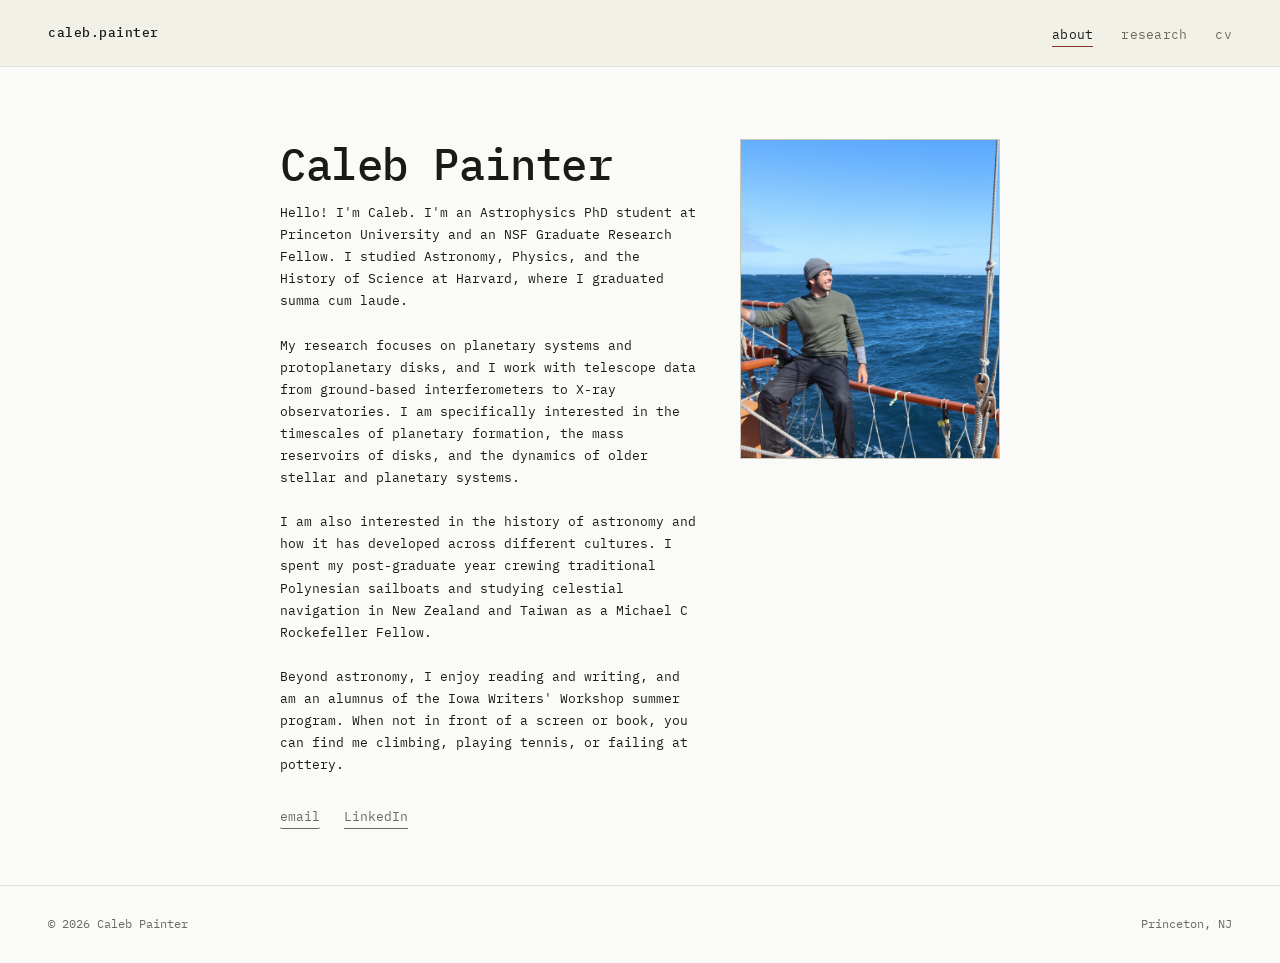
<file: index.html>
<!DOCTYPE html>
<html lang="en">
<head>
<meta charset="UTF-8">
<meta name="viewport" content="width=device-width, initial-scale=1.0">
<title>Caleb Painter | Astronomer </title>
<link rel="preconnect" href="https://fonts.googleapis.com">
<link rel="preconnect" href="https://fonts.gstatic.com" crossorigin>
<link href="https://fonts.googleapis.com/css2?family=IBM+Plex+Mono:ital,wght@0,300;0,400;0,500;0,600;1,400&display=swap" rel="stylesheet">
<link rel="stylesheet" href="style.css">
</head>
<body>

<nav class="site-nav" aria-label="Primary">
<a class="mark" href="/">caleb.<span style="background:none;padding:0;">painter</span></a>
  <ul>
    <li><a class="nav-link" href="/" aria-current="page">about</a></li>
    <li><a class="nav-link" href="research">research</a></li>
    <li><a class="nav-link" href="CV.pdf" target="_blank" rel="noopener">cv</a></li>
    <!-- <li><a class="nav-link" href="interests.html">other interests</a></li> -->
  </ul>
</nav>

<header class="hero">
  <div class="hero-inner">
    <div class="hero-flex">
      <div class="hero-text">
        <!-- <p class="eyebrow">astronomy &amp; astrophysics — princeton university</p> -->
        <h1 class="name">Caleb <span>Painter</span></h1>
        <!-- <p class="role">Incoming PhD student in Astronomy &amp; Astrophysics, Princeton University</p> -->
        <p class="bio">
     Hello! I'm Caleb. I'm an Astrophysics PhD student at Princeton University and an NSF Graduate Research Fellow. I studied Astronomy, Physics, and the History of Science at Harvard, where I graduated summa cum laude. 
     <br>
     <br>

     My research focuses on planetary systems and protoplanetary disks, and I work with telescope data from ground-based interferometers to X-ray observatories. I am specifically interested in the timescales of planetary formation, the mass reservoirs of disks, and the dynamics of older stellar and planetary systems.              
     <br>
     <br>

     I am also interested in the history of astronomy and how it has developed across different cultures. I spent my post-graduate year crewing traditional Polynesian sailboats and studying celestial navigation in New Zealand and Taiwan as a Michael C Rockefeller Fellow. 

     <br>
     <br>
     Beyond astronomy, I enjoy reading and writing, and am an alumnus of the Iowa Writers' Workshop summer program. When not in front of a screen or book, you can find me climbing, playing tennis, or failing at pottery.

        </p>
        <div class="hero-links">
          <a href="mailto:calebpainter@princeton.edu" class="fillin" style="background:none;padding:0;border-color:currentColor;">email</a>
          <a href="https://www.linkedin.com/in/caleb-painter-3aab98225/" style="background:none;padding:0;border-color:currentColor;">LinkedIn</a>
          <!-- <a href="#" class="fillin" style="background:none;padding:0;border-color:currentColor;">ads</a>
          <a href="personal_website_CV.pdf" target="_blank" rel="noopener" style="background:none;padding:0;">cv (pdf)</a> -->
        </div>
      </div>
      <div class="photo-wrap">
        <img class="profile-photo" src="profile2.png" alt="Caleb Painter">
      </div>
    </div>
  </div>
</header>

<!-- <main>
  <section id="about">
    <h2 class="section-title">currently</h2>
    <p>
      Starting the PhD program in the Department of Astrophysical Sciences at Princeton in Fall 2026.
      <span class="fillin">[One or two lines on what you're working on right now, or which group/advisor you'll be joining, once confirmed.]</span>
    </p>
  </section>

  <section id="background">
    <h2 class="section-title">background</h2>
    <p>
      I grew up overseas and have lived across several countries, which is part of where a long-standing
      interest in navigation and orientation comes from — first practical, then scientific. I'm fluent in
      French and proficient in Spanish. More on the non-astrophysics side of things is on the
      <a href="interests.html">other interests</a> page.
    </p>
  </section>
</main> -->

<footer>
  <span>© <span id="year"></span> Caleb Painter </span>
  <span>Princeton, NJ</span>
</footer>
<script>document.getElementById('year').textContent = new Date().getFullYear();</script>
</body>
</html>
</file>
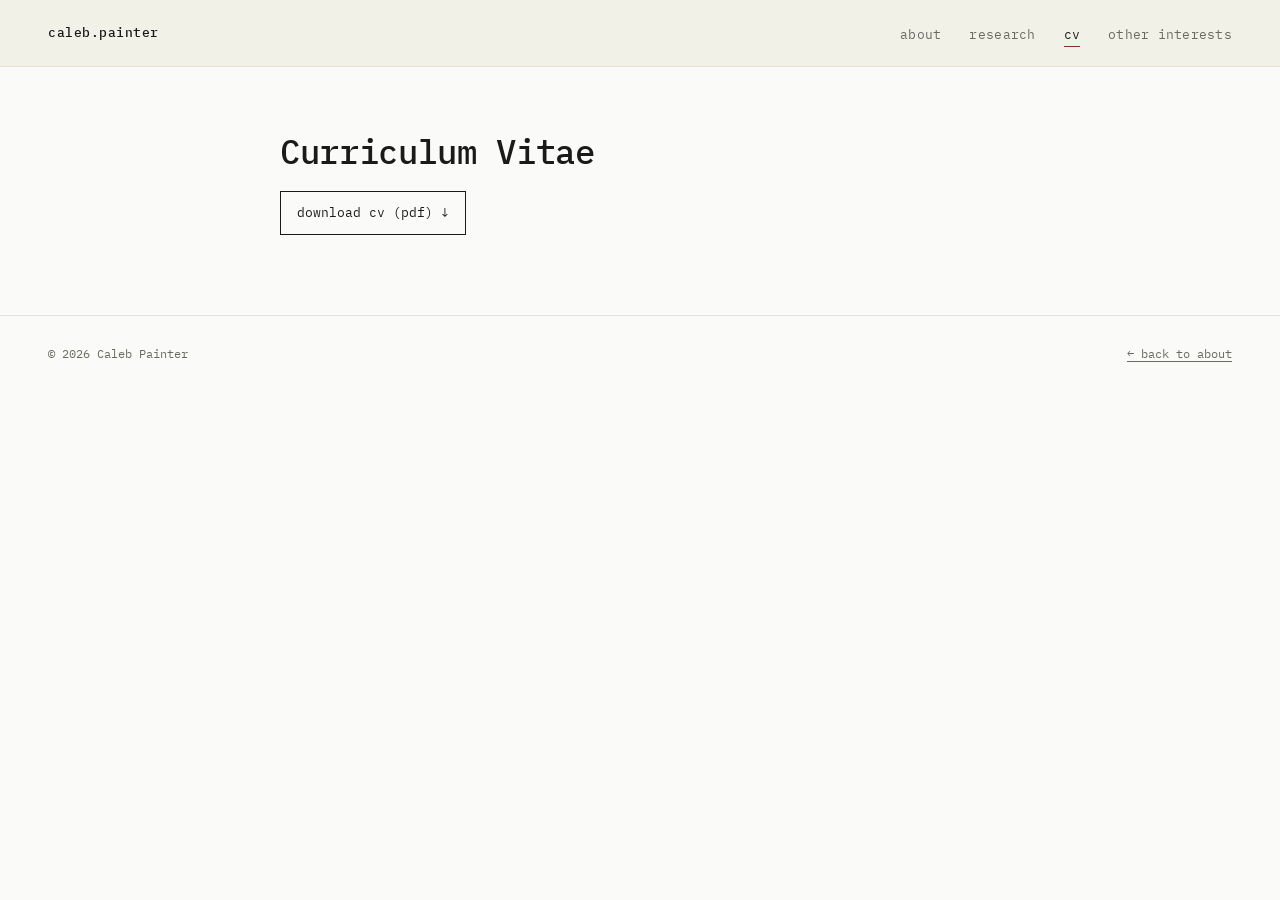
<file: cv.html>
<!DOCTYPE html>
<html lang="en">
<head>
<meta charset="UTF-8">
<meta name="viewport" content="width=device-width, initial-scale=1.0">
<title>CV — Caleb</title>
<link rel="preconnect" href="https://fonts.googleapis.com">
<link rel="preconnect" href="https://fonts.gstatic.com" crossorigin>
<link href="https://fonts.googleapis.com/css2?family=IBM+Plex+Mono:ital,wght@0,300;0,400;0,500;0,600;1,400&display=swap" rel="stylesheet">
<link rel="stylesheet" href="style.css">
</head>
<body>

<nav class="site-nav" aria-label="Primary">
  <a class="mark" href="index.html">caleb.<span style="background:none;padding:0;">painter</span></a>
  <ul>
    <li><a class="nav-link" href="index.html">about</a></li>
    <li><a class="nav-link" href="research.html">research</a></li>
    <li><a class="nav-link" href="cv.html" aria-current="page">cv</a></li>
    <li><a class="nav-link" href="interests.html">other interests</a></li>
  </ul>
</nav>

<header class="page-header">
  <div class="page-header-inner">
    <h1>Curriculum Vitae</h1>
    <!-- <p class="lede">Education, fellowships, and experience. Full PDF available for download below.</p> -->
     <p style="margin-bottom:40px;">
    <a href="personal_website_CV.pdf" class="download-btn">download cv (pdf) ↓</a>
  </p>
  </div>
</header>
<!-- 
<main>
  <p style="margin-bottom:40px;">
    <a href="persona_website_CV.pdf" class="download-btn">download cv (pdf) ↓</a>
  </p>

  <section id="education">
    <h2 class="section-title">education</h2>

    <div class="cv-entry">
      <div class="dates">2026 –</div>
      <div class="what">
        <strong>Ph.D., Astronomy &amp; Astrophysics</strong>
        <div class="where">Princeton University</div>
      </div>
    </div>

    <div class="cv-entry">
      <div class="dates"><span class="fillin">20XX</span></div>
      <div class="what">
        <strong>A.B., Astrophysics, Physics, and History of Science</strong>
        <div class="where">Harvard University · Summa cum laude, highest honors</div>
      </div>
    </div>
  </section>

  <section id="fellowships">
    <h2 class="section-title">fellowships &amp; honors</h2>

    <div class="cv-entry">
      <div class="dates"><span class="fillin">20XX</span> –</div>
      <div class="what">
        <strong>NSF Graduate Research Fellowship</strong>
        <div class="where">National Science Foundation · deferred for a first-year fellowship at Princeton</div>
      </div>
    </div>

    <div class="cv-entry">
      <div class="dates"><span class="fillin">20XX</span></div>
      <div class="what">
        <strong>Michael C. Rockefeller Memorial Fellowship</strong>
        <div class="where">Crewed traditional sailing vessels in New Zealand and Taiwan; trained in celestial navigation with Polynesian voyaging communities</div>
      </div>
    </div>
  </section>

  <section id="publications-cv">
    <h2 class="section-title">publications</h2>
    <p>Three first-author papers as an undergraduate. Full list on the <a href="research.html">research</a> page.</p>
  </section>

  <section id="languages">
    <h2 class="section-title">languages</h2>
    <p>French (fluent) · Spanish (proficient)</p>
  </section>
</main> -->

<footer>
  <span>© <span id="year"></span> Caleb <span style="background:none;padding:0;">Painter</span></span>
  <a href="index.html">← back to about</a>
</footer>
<script>document.getElementById('year').textContent = new Date().getFullYear();</script>
</body>
</html>
</file>
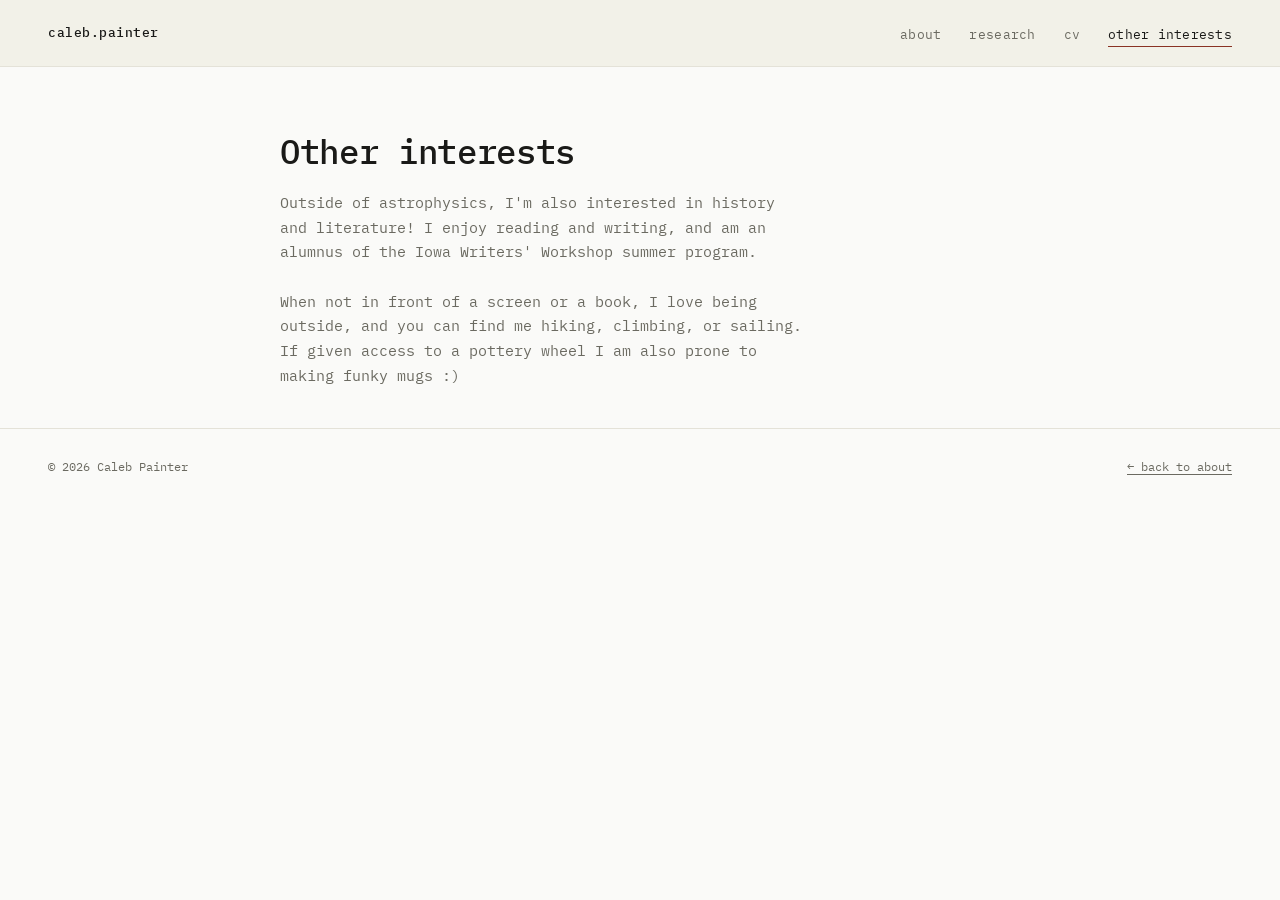
<file: interests.html>
<!DOCTYPE html>
<html lang="en">
<head>
<meta charset="UTF-8">
<meta name="viewport" content="width=device-width, initial-scale=1.0">
<title>Other Interests — Caleb</title>
<link rel="preconnect" href="https://fonts.googleapis.com">
<link rel="preconnect" href="https://fonts.gstatic.com" crossorigin>
<link href="https://fonts.googleapis.com/css2?family=IBM+Plex+Mono:ital,wght@0,300;0,400;0,500;0,600;1,400&display=swap" rel="stylesheet">
<link rel="stylesheet" href="style.css">
</head>
<body>

<nav class="site-nav" aria-label="Primary">
  <a class="mark" href="index.html">caleb.<span style="background:none;padding:0;">painter</span></a>
  <ul>
    <li><a class="nav-link" href="index.html">about</a></li>
    <li><a class="nav-link" href="research.html">research</a></li>
    <li><a class="nav-link" href="cv.html">cv</a></li>
    <li><a class="nav-link" href="interests.html" aria-current="page">other interests</a></li>
  </ul>
</nav>

<header class="page-header">
  <div class="page-header-inner">
    <h1>Other interests</h1>
    <p class="lede">
      Outside of astrophysics, I'm also interested in history and literature! I enjoy reading and writing, and am an alumnus of the Iowa Writers' Workshop summer program.
      <br>
      <br>
      When not in front of a screen or a book, I love being outside, and you can find me hiking, climbing, or sailing. If given access to a pottery wheel I am also prone to making funky mugs :) 
    </p>
  </div>
</header>

<!-- <main>
  <div class="interest">
    <p class="idx">01 — sailing &amp; traditional navigation</p>
    <h3>Sailing &amp; Traditional Navigation</h3>
    <p>
      As a Michael C. Rockefeller Fellow, I spent a year crewing traditional sailing vessels in
      New Zealand and Taiwan, working alongside Polynesian voyaging communities and training in
      celestial navigation — wayfinding by star, swell, and sky, without instruments. It's the
      strand of my life most directly in conversation with the astrophysics: the same sky, read
      two different ways.
    </p>
  </div>

  <div class="interest">
    <p class="idx">02 — languages &amp; travel</p>
    <h3>Languages &amp; Travel</h3>
    <p>
      I grew up overseas and have lived across a number of countries. I'm fluent in French and
      proficient in Spanish, and I keep close personal and family ties to France and Taiwan.
    </p>
  </div>
</main> -->

<footer>
  <span>© <span id="year"></span> Caleb <span style="background:none;padding:0;">Painter</span></span>
  <a href="index.html">← back to about</a>
</footer>
<script>document.getElementById('year').textContent = new Date().getFullYear();</script>
</body>
</html>
</file>
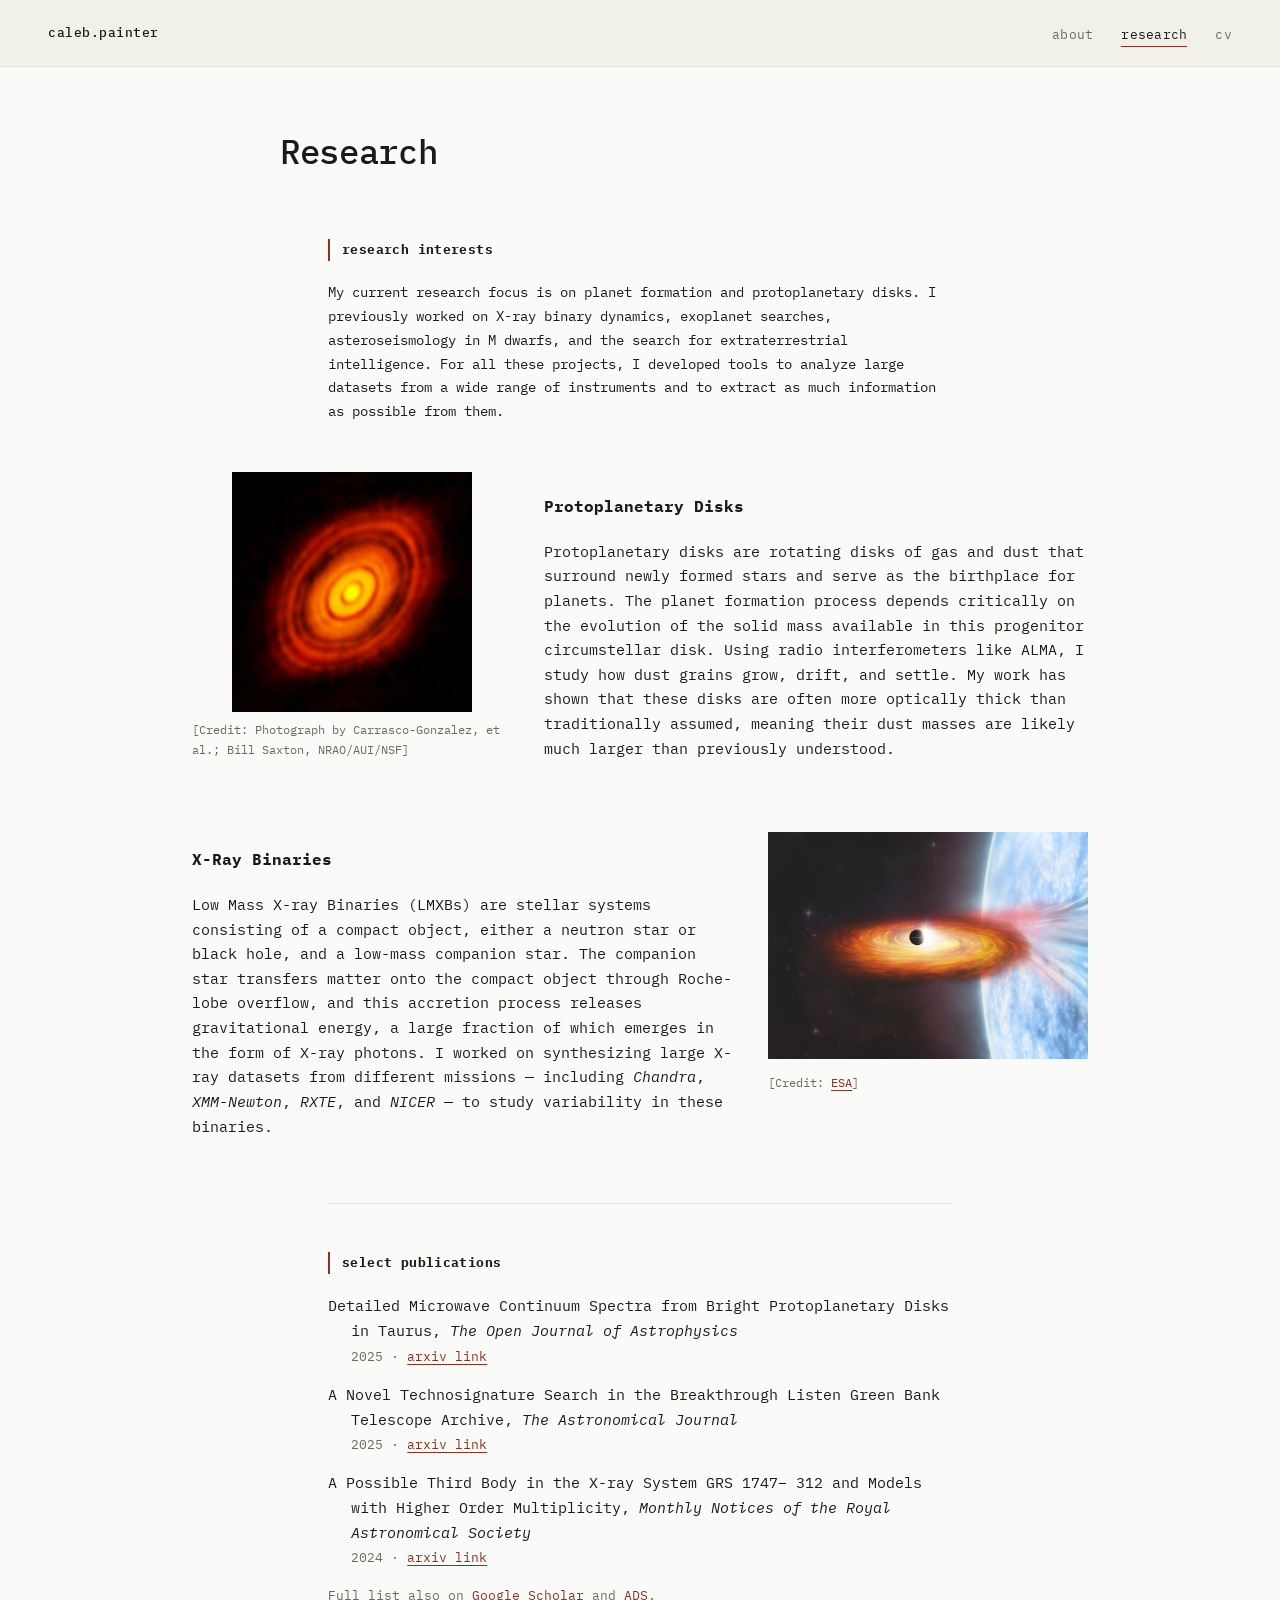
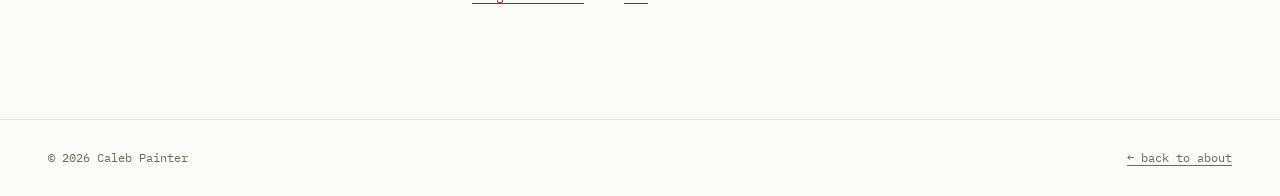
<file: research.html>
<!DOCTYPE html>
<html lang="en">
<head>
<meta charset="UTF-8">
<meta name="viewport" content="width=device-width, initial-scale=1.0">
<title>Research | Caleb Painter </title>
<link rel="preconnect" href="https://fonts.googleapis.com">
<link rel="preconnect" href="https://fonts.gstatic.com" crossorigin>
<link href="https://fonts.googleapis.com/css2?family=IBM+Plex+Mono:ital,wght@0,300;0,400;0,500;0,600;1,400&display=swap" rel="stylesheet">
<link rel="stylesheet" href="style.css">
</head>
<body>

<nav class="site-nav" aria-label="Primary">
  <a class="mark" href="/">caleb.<span style="background:none;padding:0;">painter</span></a>
  <ul>
    <li><a class="nav-link" href="/">about</a></li>
    <li><a class="nav-link" href="research.html" aria-current="page">research</a></li>
    <li><a class="nav-link" href="CV.pdf" target="_blank" rel="noopener">cv</a></li>
    <!-- <li><a class="nav-link" href="interests.html">other interests</a></li> -->
  </ul>
</nav>

<header class="page-header">
  <div class="page-header-inner">
    <h1>Research</h1>
    <!-- <p class="lede">A short account of what I work on, and the publications that have come out of it so far.</p> -->
  </div>
</header>

<main>
  <section id="focus">
    <h2 class="section-title">research interests</h2>
    <p style="margin-bottom: 30px;">
      <span>
      My current research focus is on planet formation and protoplanetary disks. 
      I previously worked on X-ray binary dynamics, exoplanet searches, asteroseismology in M dwarfs, and the search for extraterrestrial intelligence. 
      For all these projects, I developed tools to analyze large datasets from a wide range of instruments and to extract as much information as possible from them. </span>
    </p>
    <!-- <p> -->
      <!-- <span class="fillin">[Optional second paragraph — a specific project, dataset, or open question you're
      currently excited about.]</span> -->
    <!-- </p> -->
  </section>

  <section id="figure-2">
    <!-- <h2 class="section-title">Protoplanetary Disks</h2> -->
    <div class="figure-bleed">
    <div class="figure-flex">
      <figure class="figure-block">
        <img class="figure-img" src="HLTau.jpg" alt="HL Tau">
        <figcaption class="figure-credit"><span >[Credit: Photograph by Carrasco-Gonzalez, et al.; Bill Saxton, NRAO/AUI/NSF]</span></figcaption>
      </figure>
      <div class="figure-text">
        <h4>Protoplanetary Disks</h4>
        <p><span>Protoplanetary disks are rotating disks of gas and dust that surround newly formed stars and serve as the birthplace for planets. 
          The planet formation process depends critically on the evolution of the solid mass available in this progenitor circumstellar disk. 
          Using radio interferometers like ALMA, I study how dust grains grow, drift, and settle.
          My work has shown that these disks are often more optically thick than traditionally assumed, meaning their dust masses are likely much larger than previously understood.  
          </span></p>
      </div>
    </div>
    </div>
  </section>

  
  <section id="figure">
    <!-- <h2 class="section-title">X-Ray Binaries</h2> -->
    <div class="figure-bleed">
    <div class="figure-flex reverse">
      <figure class="figure-block">
        <img class="figure-img" src="XRayBinaryWithPlanet.jpg" alt="X-Ray Binary with Transiting Planet">
        <figcaption class="figure-credit"><span >[Credit: <a href="https://www.esa.int/ESA_Multimedia/Images/2021/10/Illustration_of_X-ray_binary_with_possible_planet" style="background:none;padding:0;">ESA</a>]</span></figcaption>
      </figure>
      <div class="figure-text">
        <h4>X-Ray Binaries</h4>
        <p><span>Low Mass X-ray Binaries (LMXBs) are stellar systems consisting of a compact object, either a neutron star or black hole, and a low-mass companion star. 
          The companion star transfers matter onto the compact object through Roche-lobe overflow, and this accretion process releases gravitational energy, a large fraction of which emerges in the form of X-ray photons.
          I worked on synthesizing large X-ray datasets from different missions — including <i>Chandra</i>, <i>XMM-Newton</i>, <i>RXTE</i>, and <i>NICER</i> — to study variability in these binaries. 
       </span></p>
      </div>
    </div>
    </div>
  </section>

  

  <section id="publications">
    <h2 class="section-title">select publications</h2>
    <ul class="pub-list">
      <li>
        <span>Detailed Microwave Continuum Spectra from Bright Protoplanetary Disks in Taurus, <i>The Open Journal of Astrophysics</i> </span>
        <span class="pub-meta">2025 · <a href="https://arxiv.org/abs/2507.21268" style="background:none;padding:0;">arxiv link</a></span>
      </li>
      <li>
        <span>A Novel Technosignature Search in the Breakthrough Listen Green Bank Telescope Archive, <i>The Astronomical Journal</i> </span>
        <span class="pub-meta">2025 · <a href="https://arxiv.org/abs/2412.05786" style="background:none;padding:0;">arxiv link</a></span>
      </li>
      <li>
        <span>A Possible Third Body in the X-ray System GRS 1747− 312 and Models with Higher Order Multiplicity, <i>Monthly Notices of the Royal Astronomical Society</i> </span>
        <span class="pub-meta">2024 · <a href="https://arxiv.org/abs/2310.11500" style="background:none;padding:0;">arxiv link</a></span>
      </li>
    </ul>
    <p class="text-soft" style="font-size:13px;">Full list also on <a href="https://scholar.google.com/citations?user=GlmFdUQAAAAJ&hl=en&oi=ao" style="background:none;padding:0;">Google Scholar</a> and <a href="https://ui.adsabs.harvard.edu/public-libraries/qxmOM1VkSpSCoU31XPpGIA" class="fillin" style="background:none;padding:0;">ADS</a>.</p>
  </section>
</main>

<footer>
  <span>© <span id="year"></span> Caleb <span style="background:none;padding:0;">Painter</span></span>
  <a href="/">← back to about</a>
</footer>
<script>document.getElementById('year').textContent = new Date().getFullYear();</script>
</body>
</html>
</file>
<file: style.css>
/* ===========================================================
   Design tokens — Mono Ledger
   =========================================================== */


:root {
  --paper:      #FAFAF8;
  --paper-2:    #F2F1E8;
  --ink:        #1A1A18;
  --ink-soft:   #6B6A61;
  --accent:     #8A3324;
  --line:       #E4E2D8;
  --line-strong:#C9C7BA;

  --mono: 'IBM Plex Mono', ui-monospace, SFMono-Regular, Menlo, Consolas, monospace;
  --maxw: 720px;
}

* { box-sizing: border-box; }

body {
  margin: 0;
  background: var(--paper);
  color: var(--ink);
  font-family: var(--mono);
  font-size: 15.5px;
  line-height: 1.7;
  -webkit-font-smoothing: antialiased;
}

a { color: var(--accent); text-decoration-thickness: 1px; text-underline-offset: 3px; }
a:hover { color: var(--ink); }
a:focus-visible, button:focus-visible {
  outline: 2px solid var(--accent);
  outline-offset: 3px;
}

@media (prefers-reduced-motion: reduce) {
  * { animation: none !important; transition: none !important; }
}

/* ===========================================================
   Top navigation
   =========================================================== */
.site-nav {
  background: var(--paper-2);
  border-bottom: 1px solid var(--line);
  padding: 20px clamp(20px, 5vw, 48px);
  display: flex;
  align-items: center;
  justify-content: space-between;
  flex-wrap: wrap;
  gap: 12px;
}
.site-nav .mark {
  font-size: 13px;
  letter-spacing: 0.04em;
  color: var(--ink);
  text-decoration: none;
  font-weight: 500;
}
.site-nav ul {
  list-style: none;
  display: flex;
  gap: clamp(16px, 3vw, 28px);
  margin: 0;
  padding: 0;
  flex-wrap: wrap;
}
.site-nav a.nav-link {
  color: var(--ink-soft);
  text-decoration: none;
  font-size: 13px;
  letter-spacing: 0.02em;
  padding-bottom: 3px;
  border-bottom: 1px solid transparent;
}
.site-nav a.nav-link:hover { color: var(--ink); }
.site-nav a.nav-link[aria-current="page"] {
  color: var(--ink);
  border-bottom-color: var(--accent);
}

/* ===========================================================
   Hero (About / homepage)
   =========================================================== */
.hero {
  padding: 72px clamp(20px, 6vw, 48px) 56px;
}
.hero-inner { max-width: var(--maxw); margin: 0 auto; }

.hero-flex { display: flex; gap: 40px; align-items: flex-start; flex-wrap: wrap; }
.photo-wrap { flex: none; }
.profile-photo {
  width: 260px;
  height: 320px;
  object-fit: cover;
  border: 1px solid var(--line-strong);
  /* filter: grayscale(100%); */
  display: block;
}
.hero-text { flex: 1 1 360px; min-width: 280px; }

.eyebrow {
  font-size: 12px;
  letter-spacing: 0.06em;
  color: var(--accent);
  margin: 0 0 22px;
}
h1.name {
  font-weight: 500;
  font-size: clamp(32px, 5.5vw, 44px);
  line-height: 1.15;
  margin: 0 0 12px;
  letter-spacing: -0.01em;
}
.role {
  font-size: 15px;
  color: var(--ink-soft);
  margin: 0 0 28px;
  max-width: 52ch;
}
.hero p.bio {
  max-width: 66ch;
  font-size: 13px;
  margin: 0 0 30px;
}
.hero-links { display: flex; flex-wrap: wrap; gap: 8px 24px; }
.hero-links a {
  font-size: 13px;
  color: var(--ink-soft);
  text-decoration: none;
  border-bottom: 1px solid var(--line-strong);
  padding-bottom: 2px;
}
.hero-links a:hover { color: var(--accent); border-color: var(--accent); }

/* ===========================================================
   Page header (non-hero pages)
   =========================================================== */
.page-header {
  padding: 56px clamp(20px, 6vw, 48px) 40px;
}
.page-header-inner { max-width: var(--maxw); margin: 0 auto; }
.page-header h1 {
  font-weight: 500;
  font-size: clamp(26px, 4vw, 34px);
  margin: 0 0 10px;
  letter-spacing: -0.01em;
}
.page-header .lede {
  color: var(--ink-soft);
  font-size: 14.5px;
  max-width: 58ch;
  margin: 0;
}

#focus p {
  font-size: 14px;
}


/* ===========================================================
   Main content
   =========================================================== */
main {
  max-width: var(--maxw);
  margin: 0 auto;
  padding: 8px clamp(20px, 6vw, 48px) 96px;
}
section + section { margin-top: 48px; padding-top: 48px; border-top: 1px solid var(--line); }

h2.section-title {
  font-size: 13px;
  letter-spacing: 0.03em;
  color: var(--ink);
  margin: 0 0 20px;
  padding-left: 12px;
  border-left: 2px solid var(--accent);
}
h3 {
  font-weight: 500;
  font-size: 17px;
  margin: 0 0 6px;
}
p { margin: 0 0 16px; }
.text-soft { color: var(--ink-soft); }

/* Placeholders — visible so nothing gets published by accident */
.fillin {
  color: var(--accent);
  background: rgba(138,51,36,0.07);
  padding: 0 4px;
  border-radius: 2px;
}

#focus + section {
  border-top: none;
  padding-top: 0;
}

section[id^="figure"] + section[id^="figure"] {
  border-top: none;
  padding-top: 0;
}

.figure-bleed {
  position: relative;
  left: 50%;
  margin-left: -35vw;
  width: 70vw;
}


.figure-flex { display: flex; gap: 32px; align-items: flex-start; flex-wrap: nowrap; }
.figure-flex.reverse { flex-direction: row-reverse; }
.figure-block { flex: none; margin: 0; }
.figure-img {
  width: 320px;
  height: 240px;
  object-fit: contain;
  /* background: var(--paper-2); */
  /* border: 1px solid var(--line-strong); */
  display: block;
}
.figure-credit {
  font-size: 12px;
  color: var(--ink-soft);
  margin-top: 8px;
  max-width: 320px;
}
.figure-text { flex: 1 1 280px; min-width: 240px; }
.figure-text p { font-size: 14.5px; }
/* ===========================================================
   Publications list
   =========================================================== */
.pub-list { list-style: none; margin: 0; padding: 0; }
.pub-list li {
  padding-left: 1.6em;
  text-indent: -1.6em;
  margin-bottom: 16px;
  font-size: 14.5px;
}
.pub-list .pub-meta {
  display: block;
  font-size: 12.5px;
  color: var(--ink-soft);
  text-indent: 0;
  margin-top: 2px;
}

/* ===========================================================
   CV entries
   =========================================================== */
.cv-entry {
  display: grid;
  grid-template-columns: 120px 1fr;
  gap: 4px 24px;
  margin-bottom: 20px;
}
.cv-entry .dates {
  font-size: 12.5px;
  color: var(--ink-soft);
  padding-top: 3px;
}
.cv-entry .what strong { font-weight: 600; }
.cv-entry .where { color: var(--ink-soft); font-size: 13.5px; }
@media (max-width: 560px) {
  .cv-entry { grid-template-columns: 1fr; gap: 2px; }
}

.download-btn {
  display: inline-flex;
  align-items: center;
  gap: 8px;
  font-size: 13px;
  color: var(--ink);
  background: transparent;
  border: 1px solid var(--ink);
  padding: 10px 16px;
  text-decoration: none;
  transition: background .15s ease, color .15s ease;
}
.download-btn:hover { background: var(--ink); color: var(--paper); }

/* ===========================================================
   Interest entries
   =========================================================== */
.interest { margin-bottom: 40px; }
.interest .idx {
  font-size: 12px;
  color: var(--accent);
  margin: 0 0 6px;
}
.interest h3 { margin-bottom: 10px; }

/* ===========================================================
   Footer
   =========================================================== */
footer {
  border-top: 1px solid var(--line);
  padding: 28px clamp(20px, 6vw, 48px);
  color: var(--ink-soft);
  font-size: 12px;
  display: flex;
  justify-content: space-between;
  flex-wrap: wrap;
  gap: 8px;
}
footer a { color: var(--ink-soft); }
footer a:hover { color: var(--accent); }
</file>
